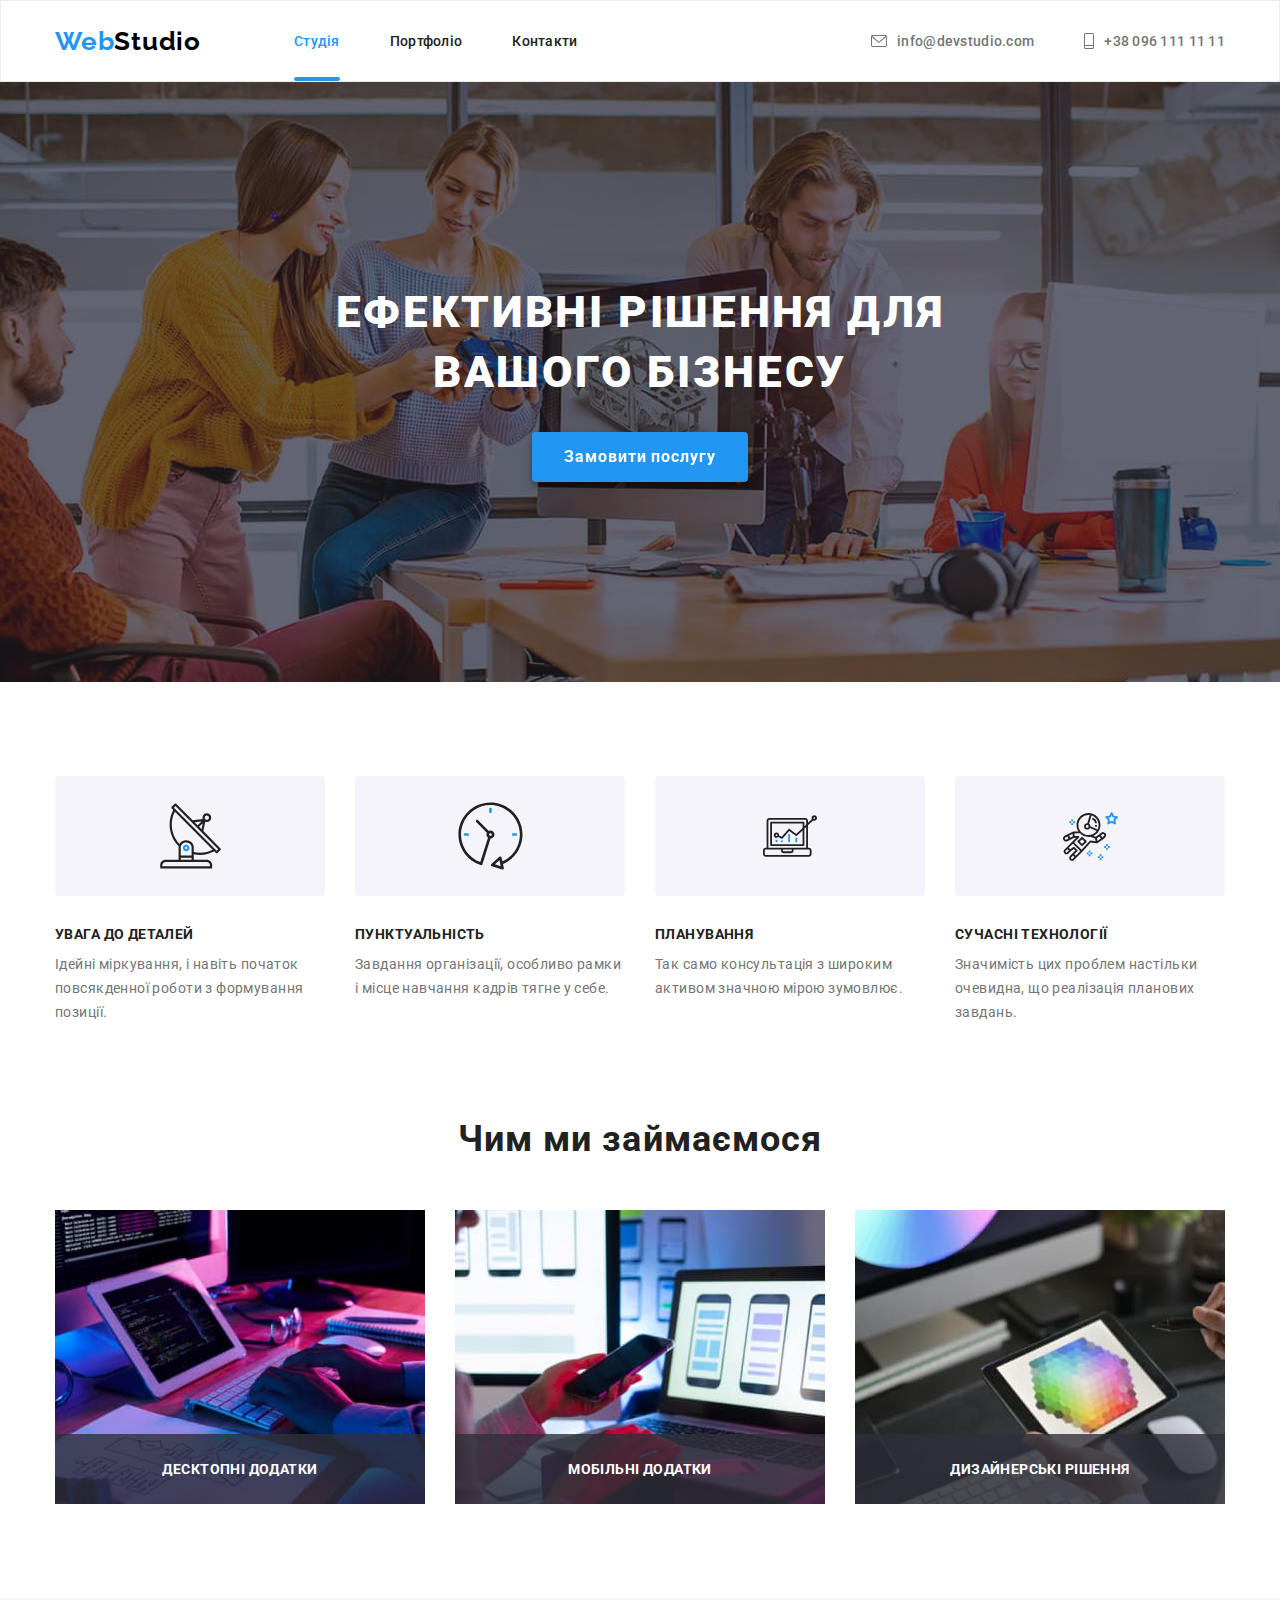
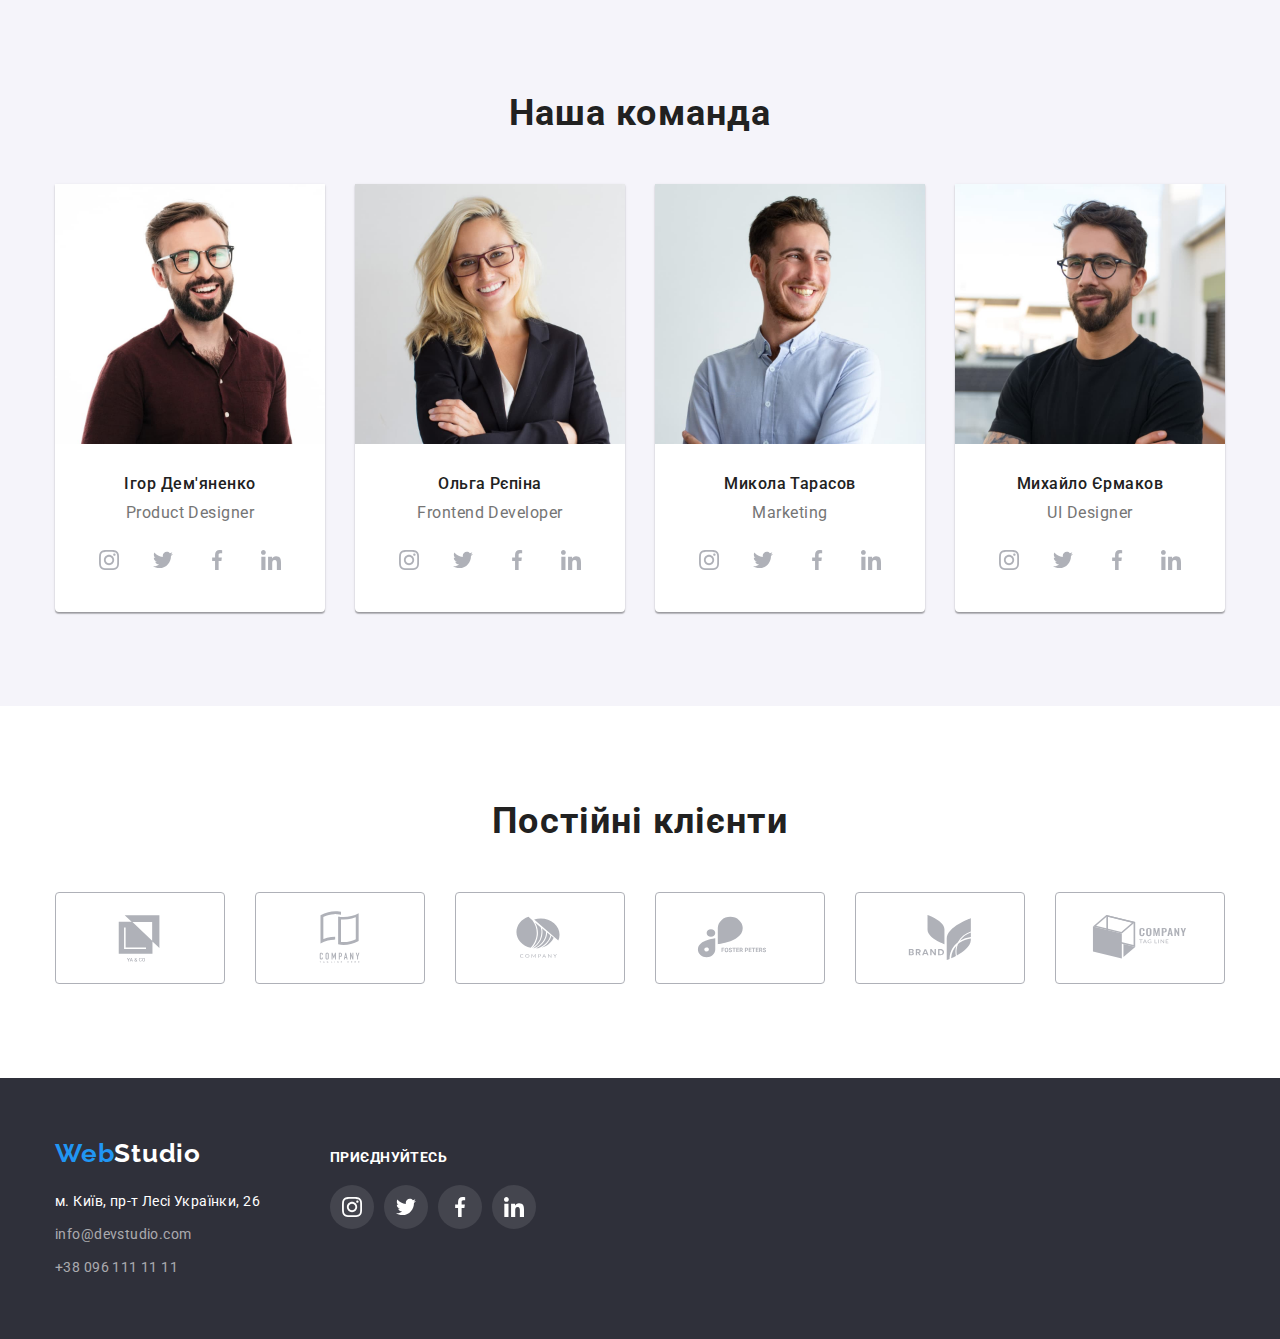
<file: index.html>
<!DOCTYPE html>
<html lang="uk">
<head>
    <meta charset="UTF-8">
    <meta http-equiv="X-UA-Compatible" content="IE=edge">
    <meta name="viewport" content="width=device-width, initial-scale=1.0">
    <title>Document</title>
    <!--Fonts-->
    <link rel="preconnect" href="https://fonts.googleapis.com">
    <link rel="preconnect" href="https://fonts.gstatic.com" crossorigin>
    <link href="https://fonts.googleapis.com/css2?family=Raleway:wght@700&family=Roboto:wght@400;500;700;900&display=swap" rel="stylesheet">
    <link rel="stylesheet" href="https://cdnjs.cloudflare.com/ajax/libs/modern-normalize/1.0.0/modern-normalize.min.css" />
    <!--Styles.css-->
    <link rel="stylesheet" href="./css/styles.css">
</head>
<body class="page">
    <header class="header">
        <div class="container">
            <nav class="main-nav">
                <a class="logo" href="./index.html">
                    Web<span class="studio">Studio</span>
                </a>
            
                <ul class="list header-list">
                    <li class="list-item"><a class="link current nav-link" href="./index.html">Студія</a></li>
                    <li class="list-item"><a class="link nav-link" href="./portfolio.html">Портфоліо</a></li>
                    <li class="list-item"><a class="link nav-link" href="">Контакти</a></li>
                </ul>
            </nav>
            <div class="header-group">
                <ul class="list">
                    <li class="list-item"><a class="link-mail link" href="mailto:info@devstudio.com">
                        <svg class="header-icon" width="16" height="12">
                            <use href="./images/icons.svg#mail"></use>
                        </svg>
                        info@devstudio.com</a></li>
                    <li class="list-item">

                        <a class="link-tel link" href="tel:+380961111111">
                            <svg class="header-icon" width="10" height="16">
                                <use href="./images/icons.svg#tel"></use>
                            </svg>
                            +38 096 111 11 11</a></li>
                </ul>
            </div>
        </div>
    </header>

    <main class="main">
        <section class="hero section">
            <div class="container">
                <h1 class="hero-title">Ефективні рішення для вашого бізнесу</h1>
                <button data-modal-open class="btn main-btn" type="button">Замовити послугу</button>
            </div>
        </section>
        <section class="features section">
                <div class="container">
                    <h2 class="visually-hidden">Особливості</h2>
                    <ul class="list features-list">
                        <li class="list-item features-item">
                            <div class="features-block">
                                <svg class="features-icon" width="65" height="70">
                                    <use href="./images/icons.svg#antenna"></use>
                                </svg>
                            </div>
                            <h3 class="item-title">УВАГА ДО ДЕТАЛЕЙ</h3>
                            <p class="item-text">Ідейні міркування, і навіть початок повсякденної роботи з формування позиції.</p>
                        </li>
                        <li class="list-item features-item">
                            <div class="features-block">
                                <svg class="features-icon" width="67" height="70">
                                    <use href="./images/icons.svg#clock"></use>
                                </svg>
                            </div>
                            <h3 class="item-title">ПУНКТУАЛЬНІСТЬ</h3>
                            <p class="item-text">Завдання організації, особливо рамки і місце навчання кадрів тягне у себе.</p>
                        </li>
                        <li class="list-item features-item">
                            <div class="features-block">
                                <svg class="features-icon" width="70" height="54">
                                    <use href="./images/icons.svg#diagram"></use>
                                </svg>
                            </div>
                            <h3 class="item-title">ПЛАНУВАННЯ</h3>
                            <p class="item-text">Так само консультація з широким активом значною мірою зумовлює.</p>
                        </li>
                        <li class="list-item features-item">
                            <div class="features-block">
                                <svg class="features-icon" width="55" height="61">
                                    <use href="./images/icons.svg#astronaut"></use>
                                </svg>
                            </div>
                            <h3 class="item-title">СУЧАСНІ ТЕХНОЛОГІЇ</h3>
                            <p class="item-text">Значимість цих проблем настільки очевидна, що реалізація планових завдань.</p>
                        </li>
                    </ul>
                </div>
        </section>

        <section class="work-process section" style="padding-top: 0px;">
                <div class="container">
                    <h2 class="title">
                        Чим ми займаємося
                    </h2>
                    <ul class="list work-process-list">
                        <li class="list-item list-thumb">
                            <img src="./images/studio/img-1.jpg" alt="programer working his desk office" class="img" width="370" height="294">
                            <h3 class="name-thumb">Десктопні додатки</h3>
                        </li>
            
                        <li class="list-item list-thumb">
                            <img src="./images/studio/img-2.jpg"
                            alt="designers are developing application smartphones team creators is working interface mobile phones" class="img"
                            width="370" height="294">
                            <h3 class="name-thumb">Мобільні додатки</h3>
                        </li>
            
                        <li class="list-item list-thumb">
                            <img src="./images/studio/img-3.jpg" alt="creative artist web design with working colour selection graphic tablet"
                            class="img" width="370" height="294">
                            <h3 class="name-thumb">Дизайнерські рішення</h3>
                        </li>
                    </ul>
                </div>
        </section>

        <section class="team section">
            <div class="container">
                <h2 class="title">
                    Наша команда
                </h2>
                <ul class="list team-list">
                    <li class="list-item team-item">
                        <img src="./images/studio/img-4.jpg" alt="Product Designer" class="team-img" width="270" height="260">
                        <h3 class="list-title">Ігор Дем'яненко</h3>
                        <p class="list-text">Product Designer</p>
                        <ul class="social-list">
                            <li class="social-item"><a href="" class="social-link link" aria-label="Instagram">
                                <svg class="social-icon" width="20" height="20">
                                    <use href="./images/icons.svg#instagram"></use>
                                </svg>
                            </a></li>
                            <li class="social-item"><a href="" class="social-link link" aria-label="Twitter">
                                <svg class="social-icon" width="20" height="20">
                                    <use href="./images/icons.svg#twitter"></use>
                                </svg>
                            </a></li>
                            <li class="social-item"><a href="" class="social-link link" aria-label="Facebook">
                                <svg class="social-icon" width="20" height="20">
                                    <use href="./images/icons.svg#facebook"></use>
                                </svg>
                            </a></li>
                            <li class="social-item"><a href="" class="social-link link" aria-label="Linkedin">
                                <svg class="social-icon" width="20" height="20">
                                    <use href="./images/icons.svg#linkedin"></use>
                                </svg>
                            </a></li>
                        </ul>
                    </li>
                    <li class="list-item team-item">
                        <img src="./images/studio/img-5.jpg" alt="Frontend Developer" class="team-img" width="270" height="260">
                        <h3 class="list-title">Ольга Рєпіна</h3>
                        <p class="list-text">Frontend Developer</p>
                        <ul class="social-list">
                            <li class="social-item"><a href="" class="social-link link" aria-label="Instagram">
                                    <svg class="social-icon" width="20" height="20">
                                        <use href="./images/icons.svg#instagram"></use>
                                    </svg>
                                </a></li>
                            <li class="social-item"><a href="" class="social-link link" aria-label="Twitter">
                                    <svg class="social-icon" width="20" height="20">
                                        <use href="./images/icons.svg#twitter"></use>
                                    </svg>
                                </a></li>
                            <li class="social-item"><a href="" class="social-link link" aria-label="Facebook">
                                    <svg class="social-icon" width="20" height="20">
                                        <use href="./images/icons.svg#facebook"></use>
                                    </svg>
                                </a></li>
                            <li class="social-item"><a href="" class="social-link link" aria-label="Linkedin">
                                    <svg class="social-icon" width="20" height="20">
                                        <use href="./images/icons.svg#linkedin"></use>
                                    </svg>
                                </a></li>
                        </ul>
                    </li>
                    <li class="list-item team-item">
                        <img src="./images/studio/img-6.jpg" alt="Marketing" class="team-img" width="270" height="260">
                        <h3 class="list-title">Микола Тарасов</h3>
                        <p class="list-text">Marketing</p>
                        <ul class="social-list">
                            <li class="social-item"><a href="" class="social-link link" aria-label="Instagram">
                                    <svg class="social-icon" width="20" height="20">
                                        <use href="./images/icons.svg#instagram"></use>
                                    </svg>
                                </a></li>
                            <li class="social-item"><a href="" class="social-link link" aria-label="Twitter">
                                    <svg class="social-icon" width="20" height="20">
                                        <use href="./images/icons.svg#twitter"></use>
                                    </svg>
                                </a></li>
                            <li class="social-item"><a href="" class="social-link link" aria-label="Facebook">
                                    <svg class="social-icon" width="20" height="20">
                                        <use href="./images/icons.svg#facebook"></use>
                                    </svg>
                                </a></li>
                            <li class="social-item"><a href="" class="social-link link" aria-label="Linkedin">
                                    <svg class="social-icon" width="20" height="20">
                                        <use href="./images/icons.svg#linkedin"></use>
                                    </svg>
                                </a></li>
                        </ul>
                    </li>
                    <li class="list-item team-item">
                        <img src="./images/studio/img-7.jpg" alt="UI Designer" class="team-img" width="270" height="260">
                        <h3 class="list-title">Михайло Єрмаков</h3>
                        <p class="list-text">UI Designer</p>
                        <ul class="social-list">
                            <li class="social-item"><a href="" class="social-link link" aria-label="Instagram">
                                    <svg class="social-icon" width="20" height="20">
                                        <use href="./images/icons.svg#instagram"></use>
                                    </svg>
                                </a></li>
                            <li class="social-item"><a href="" class="social-link link" aria-label="Twitter">
                                    <svg class="social-icon" width="20" height="20">
                                        <use href="./images/icons.svg#twitter"></use>
                                    </svg>
                                </a></li>
                            <li class="social-item"><a href="" class="social-link link" aria-label="Facebook">
                                    <svg class="social-icon" width="20" height="20">
                                        <use href="./images/icons.svg#facebook"></use>
                                    </svg>
                                </a></li>
                            <li class="social-item"><a href="" class="social-link link" aria-label="Linkedin">
                                    <svg class="social-icon" width="20" height="20">
                                        <use href="./images/icons.svg#linkedin"></use>
                                    </svg>
                                </a></li>
                        </ul>
                    </li>
                </ul>
            </div>
        </section>

        <section class="customers section">
            <div class="customers-block container">
                <h2 class="title">Постійні клієнти</h2>
                <ul class="customers-list">
                    <li class="customers-item">
                        <a href="" class="customers-link">
                            <svg class="customers-icon" width="106" height="60">
                                <use href="./images/icons.svg#logo-1"></use>
                            </svg></a>
                    </li>
                    <li class="customers-item">
                        <a href="" class="customers-link">
                            <svg class="customers-icon" width="106" height="60">
                                <use href="./images/icons.svg#logo-2"></use>
                            </svg></a>
                    </li>
                    <li class="customers-item">
                        <a href="" class="customers-link">
                            <svg class="customers-icon" width="106" height="60">
                                <use href="./images/icons.svg#logo-3"></use>
                            </svg></a>
                    </li>
                    <li class="customers-item">
                        <a href="" class="customers-link">
                            <svg class="customers-icon" width="106" height="60">
                                <use href="./images/icons.svg#logo-4"></use>
                            </svg>
                        </a>
                    </li>
                    <li class="customers-item">
                        <a href="" class="customers-link">
                            <svg class="customers-icon" width="106" height="60">
                                <use href="./images/icons.svg#logo-5"></use>
                            </svg>
                        </a>
                    </li>
                    <li class="customers-item">
                        <a href="" class="customers-link">
                            <svg class="customers-icon" width="106" height="60">
                                <use href="./images/icons.svg#logo-6"></use>
                            </svg>
                        </a>
                    </li>
                </ul>
            </div>
        </section>
    </main>

    <footer class="footer">
        <div class="container f-container">
            <div class="address-group">
                <a class="logo logo-f" href="./index.html">Web<span class="f-studio">Studio</span></a>
                <address class="contacts-address">
                    <ul class="list">
                        <li class="list-item"><a class="link address" href="">м. Київ, пр-т Лесі Українки, 26</a></li>
                        <li class="list-item"><a class="link mail" href="mailto:info@devstudio.com">info@devstudio.com</a></li>
                        <li class="list-item"><a class="link tel" href="tel:+380961111111">+38 096 111 11 11</a></li>
                    </ul>
                </address>
            </div>
            <div class="join">
                <h3 class="join-name">приєднуйтесь</h3>
                <ul class="join-list">
                    <li class="join-item"><a href="" class="join-link link" aria-label="Instagram">
                            <svg class="join-icon" width="20" height="20">
                                <use href="./images/icons.svg#instagram"></use>
                            </svg>
                        </a></li>
                    <li class="join-item"><a href="" class="join-link link" aria-label="Twitter">
                            <svg class="join-icon" width="20" height="20">
                                <use href="./images/icons.svg#twitter"></use>
                            </svg>
                        </a></li>
                    <li class="join-item"><a href="" class="join-link link" aria-label="Facebook">
                            <svg class="join-icon" width="20" height="20">
                                <use href="./images/icons.svg#facebook"></use>
                            </svg>
                        </a></li>
                    <li class="join-item"><a href="" class="join-link link" aria-label="Linkedin">
                            <svg class="join-icon" width="20" height="20">
                                <use href="./images/icons.svg#linkedin"></use>
                            </svg>
                        </a></li>
                </ul>
            </div>
        </div>
    </footer>

    <!-- modal window -->
    <div class="backdrop is-hidden" data-modal>
        <div class="modal">
            <button data-modal-close class="modal-btn" type="button">
                <svg width="11" height="11">
                    <use href="./images/icons.svg#close"></use>
                </svg>
            </button>
        </div>
    </div>

    <script src="./js/modal.js"></script>
</body>
</html>
</file>
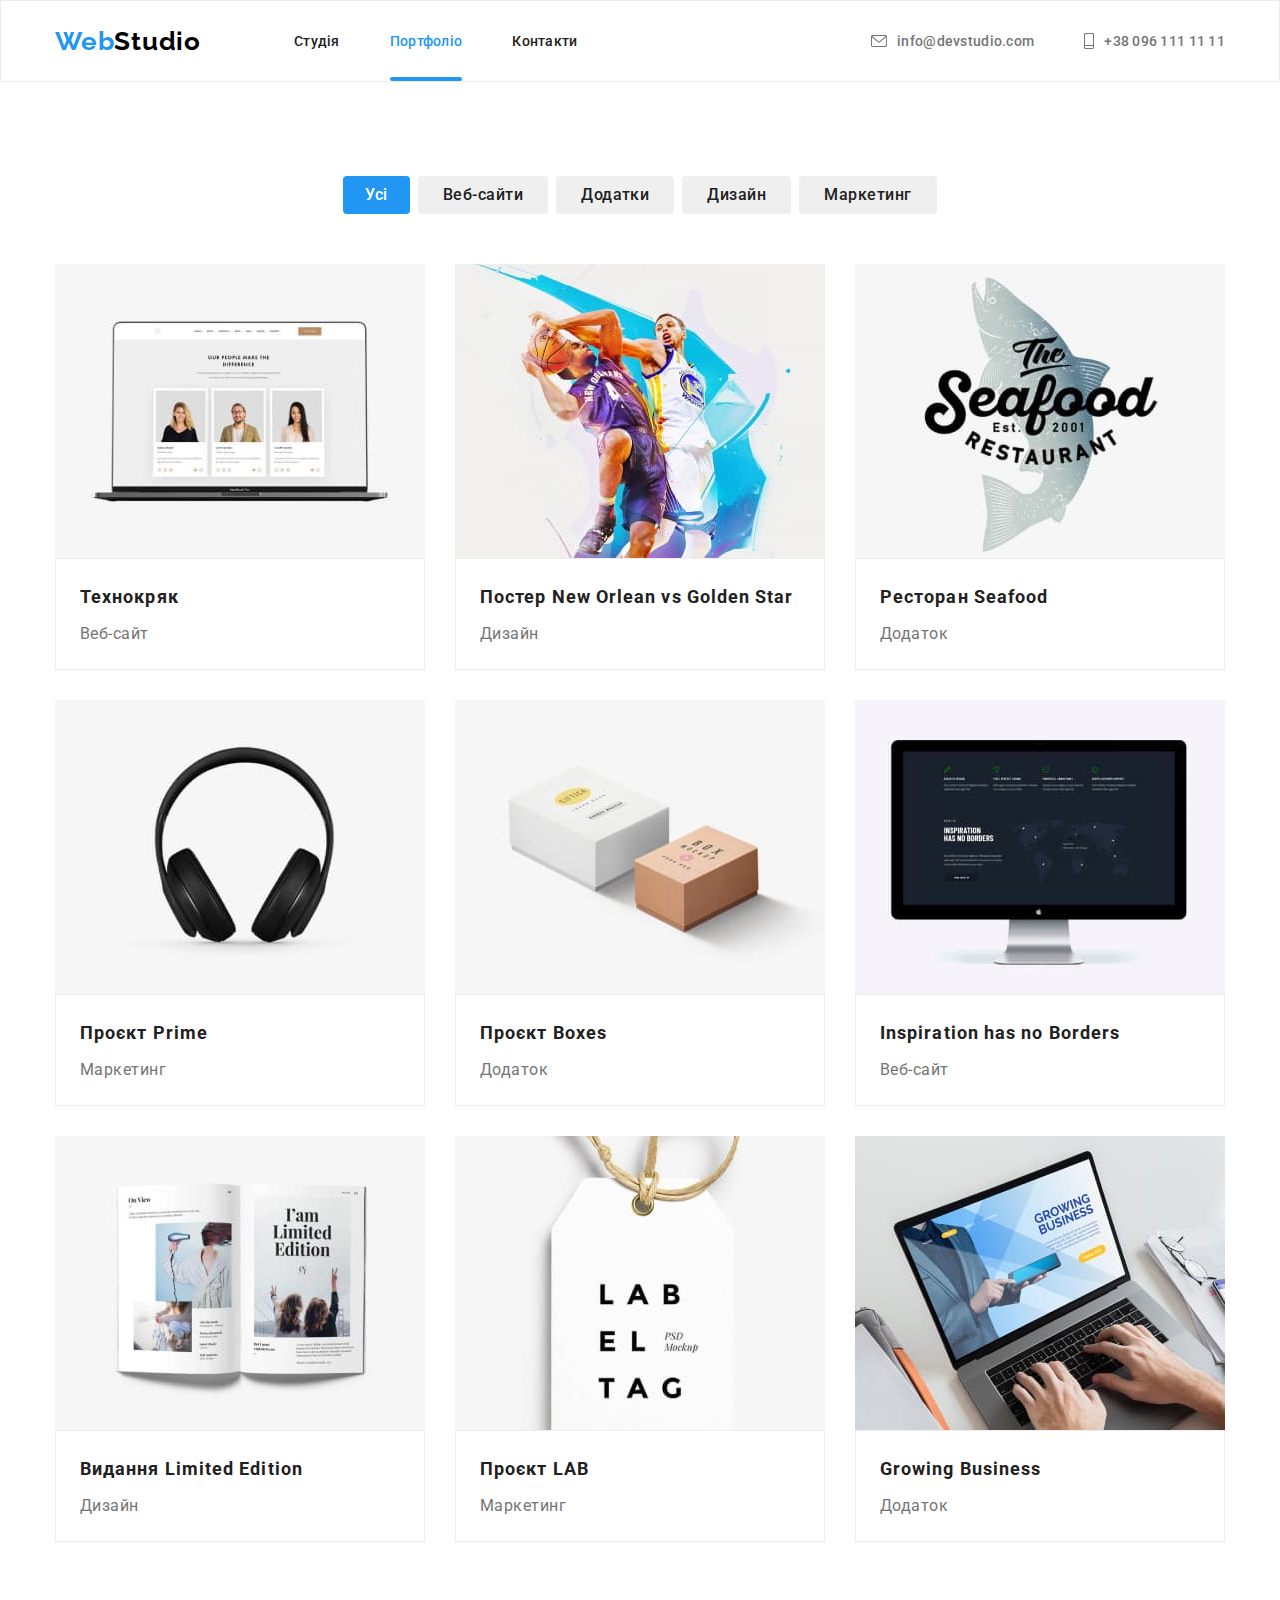
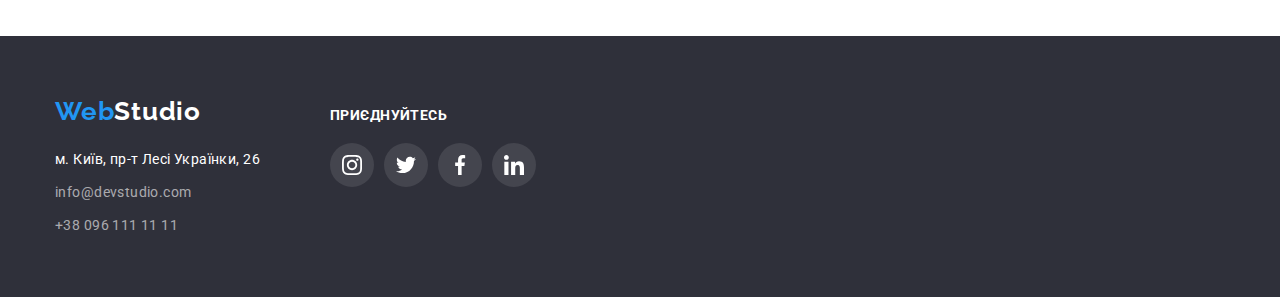
<file: portfolio.html>
<!DOCTYPE html>
<html lang="uk">

<head>
    <meta charset="UTF-8">
    <meta http-equiv="X-UA-Compatible" content="IE=edge">
    <meta name="viewport" content="width=device-width, initial-scale=1.0">
    <title>Document</title>
    <!--Fonts-->
    <link rel="preconnect" href="https://fonts.googleapis.com">
    <link rel="preconnect" href="https://fonts.gstatic.com" crossorigin>
    <link
        href="https://fonts.googleapis.com/css2?family=Raleway:wght@700&family=Roboto:wght@400;500;700;900&display=swap"
        rel="stylesheet">
        <link rel="stylesheet" href="https://cdnjs.cloudflare.com/ajax/libs/modern-normalize/1.0.0/modern-normalize.min.css" />
    <!--Styles.css-->
    <link rel="stylesheet" href="./css/styles.css">
</head>

<body class="page">
    <header class="header">
        <div class="container">
            <nav class="main-nav">
                <a class="logo" href="./index.html">
                    Web<span class="studio">Studio</span>
                </a>
            
                <ul class="list header-list">
                    <li class="list-item"><a class="link nav-link" href="./index.html">Студія</a></li>
                    <li class="list-item"><a class="link current nav-link" href="./portfolio.html">Портфоліо</a></li>
                    <li class="list-item"><a class="link nav-link" href="">Контакти</a></li>
                </ul>
            </nav>
            
            <ul class="list">
                <li class="list-item"><a class="link-mail link" href="mailto:info@devstudio.com">
                        <svg class="header-icon" width="16" height="12">
                            <use href="./images/icons.svg#mail"></use>
                        </svg>
                        info@devstudio.com</a></li>
                <li class="list-item">
                    <a class="link-tel link" href="tel:+380961111111">
                        <svg class="header-icon" width="10" height="16">
                            <use href="./images/icons.svg#tel"></use>
                        </svg>
                        +38 096 111 11 11</a>
                </li>
            </ul>
        </div>
    </header>

    <main class="main-p">
        <section class="section">
            <div class="container">
                <h1 class="visually-hidden">Розділи</h1>
                <ul class="btn-list list">
                    <li class="btn-item"><button class="btn-p btn-current" type="button">Усі</button></li>
                    <li class="btn-item"><button class="btn-p" type="button">Веб-сайти</button></li>
                    <li class="btn-item"><button class="btn-p" type="button">Додатки</button></li>
                    <li class="btn-item"><button class="btn-p" type="button">Дизайн</button></li>
                    <li class="btn-item"><button class="btn-p" type="button">Маркетинг</button></li>
                </ul>
            
                <ul class="variation-list list">
                    <li class="variation-item">
                        <a href="" class="variation-link link">
                            <div class="card-thumb">
                                <img src="./images/portfolio/img-8.jpg" alt="Технокряк" class="img img-p" width="370" height="294">
                                <p class="text-thumb">Ресурс пропонує комплексні пропозиції з різним рівнем функціоналу та сервісів. Все це дозволить відвідувачу отримати вичерпні відомості про компанію чи приватну особу.</p>
                            </div>
                            <div class="border">
                                <h3 class="list-title-p">Технокряк</h3>
                                <p class="list-text-p">Веб-сайт</p>
                            </div>
                        </a>
                    </li>
                    <li class="variation-item">
                        <a href="" class="variation-link link">
                            <div class="card-thumb">
                                <img src="./images/portfolio/img-9.jpg" alt="Постер New Orlean vs Golden Star" class="img img-p" width="370" height="294">
                                <p class="text-thumb">Ресурс пропонує комплексні пропозиції з різним рівнем функціоналу та сервісів. Все це дозволить відвідувачу отримати вичерпні відомості про компанію чи приватну особу.</p>
                            </div>
                            <div class="border">
                                <h3 class="list-title-p">Постер New Orlean vs Golden Star</h3>
                                <p class="list-text-p">Дизайн</p>
                            </div>
                        </a>
                    </li>
                    <li class="variation-item">
                        <a href="" class="variation-link link">
                            <div class="card-thumb">
                                <img src="./images/portfolio/img-10.jpg" alt="Ресторан Seafood" class="img img-p" width="370" height="294">
                                <p class="text-thumb">Ресурс пропонує комплексні пропозиції з різним рівнем функціоналу та сервісів. Все це дозволить відвідувачу отримати вичерпні відомості про компанію чи приватну особу.</p>
                            </div>
                            <div class="border">
                                <h3 class="list-title-p">Ресторан Seafood</h3>
                                <p class="list-text-p">Додаток</p>
                            </div>
                        </a>
                    </li>
                    <li class="variation-item">
                        <a href="" class="variation-link link">
                            <div class="card-thumb">
                                <img src="./images/portfolio/img-11.jpg" alt="Проєкт Prime" class="img img-p" width="370" height="294">
                                <p class="text-thumb">Ресурс пропонує комплексні пропозиції з різним рівнем функціоналу та сервісів. Все це дозволить відвідувачу отримати вичерпні відомості про компанію чи приватну особу.</p>
                            </div>
                            <div class="border">
                                <h3 class="list-title-p">Проєкт Prime</h3>
                                <p class="list-text-p">Маркетинг</p>
                            </div>
                        </a>
                    </li>
                    <li class="variation-item">
                        <a href="" class="variation-link link">
                            <div class="card-thumb">
                                <img src="./images/portfolio/img-12.jpg" alt="Проєкт Boxes" class="img img-p" width="370" height="294">
                                <p class="text-thumb">Ресурс пропонує комплексні пропозиції з різним рівнем функціоналу та сервісів. Все це дозволить відвідувачу отримати вичерпні відомості про компанію чи приватну особу.</p>
                            </div>
                            <div class="border">
                                <h3 class="list-title-p">Проєкт Boxes</h3>
                                <p class="list-text-p">Додаток</p>
                            </div>
                        </a>
                    </li>
                    <li class="variation-item">
                        <a href="" class="variation-link link">
                            <div class="card-thumb">
                                <img src="./images/portfolio/img-13.jpg" alt="UI Designer" class="img img-p" width="370" height="294">
                                <p class="text-thumb">Ресурс пропонує комплексні пропозиції з різним рівнем функціоналу та сервісів. Все це дозволить відвідувачу отримати вичерпні відомості про компанію чи приватну особу.</p>
                            </div>
                            <div class="border">
                                <h3 class="list-title-p">Inspiration has no Borders</h3>
                                <p class="list-text-p">Веб-сайт</p>
                            </div>
                        </a>
                    </li>
                    <li class="variation-item">
                        <a href="" class="variation-link link">
                            <div class="card-thumb">
                                <img src="./images/portfolio/img-14.jpg" alt="Видання Limited Edition" class="img img-p" width="370" height="294">
                                <p class="text-thumb">Ресурс пропонує комплексні пропозиції з різним рівнем функціоналу та сервісів. Все це дозволить відвідувачу отримати вичерпні відомості про компанію чи приватну особу.</p>
                            </div>
                            <div class="border">
                                <h3 class="list-title-p">Видання Limited Edition</h3>
                                <p class="list-text-p">Дизайн</p>
                            </div>
                        </a>
                    </li>
                    <li class="variation-item">
                        <a href="" class="variation-link link">
                            <div class="card-thumb">
                                <img src="./images/portfolio/img-15.jpg" alt="Проєкт LAB" class="img img-p" width="370" height="294">
                                <p class="text-thumb">Ресурс пропонує комплексні пропозиції з різним рівнем функціоналу та сервісів. Все це дозволить відвідувачу отримати вичерпні відомості про компанію чи приватну особу.</p>
                            </div>
                            <div class="border">
                                <h3 class="list-title-p">Проєкт LAB</h3>
                                <p class="list-text-p">Маркетинг</p>
                            </div>
                        </a>
                    </li>
                    <li class="variation-item">
                        <a href="" class="variation-link link">
                            <div class="card-thumb">
                                <img src="./images/portfolio/img-16.jpg" alt="UI Designer" class="img img-p" width="370" height="294">
                                <p class="text-thumb">Ресурс пропонує комплексні пропозиції з різним рівнем функціоналу та сервісів. Все це дозволить відвідувачу отримати вичерпні відомості про компанію чи приватну особу.</p>
                            </div>
                            <div class="border">
                                <h3 class="list-title-p">Growing Business</h3>
                                <p class="list-text-p">Додаток</p>
                            </div>
                        </a>
                    </li>
                </ul>
            </div>
        </section>
    </main>

    <footer class="footer">
        <div class="container f-container">
            <div class="address-group">
                <a class="logo logo-f" href="./index.html">Web<span class="f-studio">Studio</span></a>
                <address class="contacts-address">
                    <ul class="list">
                        <li class="list-item"><a class="link address" href="">м. Київ, пр-т Лесі Українки, 26</a></li>
                        <li class="list-item"><a class="link mail" href="mailto:info@devstudio.com">info@devstudio.com</a></li>
                        <li class="list-item"><a class="link tel" href="tel:+380961111111">+38 096 111 11 11</a></li>
                    </ul>
                </address>
            </div>
            <div class="join">
                <h3 class="join-name">приєднуйтесь</h3>
                <ul class="join-list">
                    <li class="join-item"><a href="" class="join-link link" aria-label="Instagram">
                            <svg class="join-icon" width="20" height="20">
                                <use href="./images/icons.svg#instagram"></use>
                            </svg>
                        </a></li>
                    <li class="join-item"><a href="" class="join-link link" aria-label="Twitter">
                            <svg class="join-icon" width="20" height="20">
                                <use href="./images/icons.svg#twitter"></use>
                            </svg>
                        </a></li>
                    <li class="join-item"><a href="" class="join-link link" aria-label="Facebook">
                            <svg class="join-icon" width="20" height="20">
                                <use href="./images/icons.svg#facebook"></use>
                            </svg>
                        </a></li>
                    <li class="join-item"><a href="" class="join-link link" aria-label="Linkedin">
                            <svg class="join-icon" width="20" height="20">
                                <use href="./images/icons.svg#linkedin"></use>
                            </svg>
                        </a></li>
                </ul>
            </div>
        </div>
    </footer>
</body>

</html>
</file>
<file: css/styles.css>
:root {
/* fonts */
--main-font: Roboto, sans-serif;
--secondary-font: Raleway, sans-serif;
/* text colors*/
--main-txt-cl: #212121;
--light-txt-cl: #ffffff;
--txt-cl: #757575;
--logo-cl: #2196F3;
--accent-txt-cl: #2196F3;
/* background colors*/
--main-bg-cl: #f5f5f5;
--second-bg-cl: #2F303A;
/* others*/
--main-icon-cl: #AFB1B8;
--bgcl-icon-cl: #F5F4FA;
--brd-cl: #ECECEC;
}

html {
    box-sizing: border-box;
}

.page {
color: var(--main-txt-cl);
font-family: var(--main-font);
font-size: 14px;
}

h1,
h2,
h3,
h4,
h5,
h6,
p {
    margin: 0;
}

img {
    display: block;
    max-width: 100%;
    height: auto;
}

.link {
    text-decoration: none;
    color: currentColor;
    display: flex;
    align-items: center;
}


.list {
    list-style: none;
}

.container {
    width: 1200px;
    padding-left: 15px;
    padding-right: 15px;
    margin-left: auto;
    margin-right: auto;

}

.section{ 
    padding-top: 94px;
    padding-bottom: 94px;
}

ul {
    list-style: none;
    margin: 0;
    padding: 0;
}

/*Header*/
.header .container,
.header .main-nav,
.header .list {
    display: flex;
    align-items: center;
}

.header .main-nav {
    margin-right: auto;
}

.header .header-list{
    gap: 50px;
}

.header .nav-link{
    position: relative;
    display: block;
    padding-top: 32px;
    padding-bottom: 32px;

}

.header .link-mail {
    margin-right: 50px;
}

.header {
    background-color: var(--light-txt-cl);
    border: 1px solid var(--brd-cl);
}

.header .link {
    font-weight: 500;
    font-size: 14px;
    line-height: calc(16/14);
    letter-spacing: 0.02em;
    color: var(--main-txt-cl);

    transition-property: color;
    transition-duration: 250ms;
    transition-timing-function: cubic-bezier(0.4, 0, 0.2, 1);
}

.header .link-mail,
.header .link-tel {
    color: var(--txt-cl);
}

.current::after {
    position: absolute;
    content: "";
    width: 100%;
    height: 4px;
    background-color: var(--accent-txt-cl);
    border-radius: 2px;

    display: block;
    bottom: 0;
}

.header .current {
    color: var(--accent-txt-cl);
}

.header .current::after {
    position: absolute;
    background: var(--accent-txt-cl);
    border-radius: 2px;
}


.header .link:hover,
.header .link:focus {
    color: var(--accent-txt-cl);
}

.link:hover .header-icon,
.link:focus .header-icon {
    fill: var(--accent-txt-cl);
}

.header .header-icon {
    fill: var(--txt-cl);
    margin-right: 10px;

    transition-property: fill;
    transition-duration: 250ms;
    transition-timing-function: cubic-bezier(0.4, 0, 0.2, 1);
}

.logo {
    font-family: var(--secondary-font);
    font-weight: 700;
    font-size: 26px;
    line-height: calc(31/26);
    letter-spacing: 0.03em;
    text-decoration: none;
    color: var(--logo-cl);
}

.header .logo {
    margin-right: 93px;
}

.studio {
    color: #000000;
}

/*Main Studio*/

.features-list, 
.team-list,
.work-process-list  {
    gap: 30px;
}

.main .work-process-list {
    margin-right: auto;
    margin-left: auto;
}

.list-thumb {
    position: relative;
}

.name-thumb {
    font-style: normal;
    font-weight: 700;
    font-size: 14px;
    line-height: calc(16/14);
    text-align: center;
    letter-spacing: 0.03em;
    text-transform: uppercase;
    color: var(--light-txt-cl);
    width: 370px;

    position: absolute;
    bottom: 0px;
    background: rgba(47, 48, 58, 0.8);
    padding-top: 27px;
    padding-bottom: 27px;
}


.main-p .btn-list {
    gap: 8px;
}

.features-item {
    width: 270px;
}

.item-title {
    margin-bottom: 10px;
}

.title {
    margin-bottom: 50px;
}

.team-img {
    padding-bottom: 30px;
}

.team .list-title {
    margin-bottom: 10px;
}

.team .list-item {
    box-shadow: 0px 1px 3px rgba(0, 0, 0, 0.12), 0px 1px 1px rgba(0, 0, 0, 0.14), 0px 2px 1px rgba(0, 0, 0, 0.2);
    border-radius: 0px 0px 4px 4px;
}



.hero {
    margin-left: auto;
    margin-right: auto;
    max-width: 1600px;
    padding: 200px 0px;
    background-image: linear-gradient(rgba(47, 48, 58, 0.4), rgba(47, 48, 58, 0.4)), url(../images/portfolio/img-f.jpg);
    background-repeat: no-repeat;
    background-position: 50% 50%;
}

.main .list,
.main-p .btn-list {
    display: flex;
}

.main .main-btn {
    margin-right: auto;
    margin-left: auto;
    padding: 10px 32px;
    border: 0px;
    filter: drop-shadow(0px 4px 4px rgba(0, 0, 0, 0.25));
}

.main .hero-title {
    font-weight: 900;
    font-size: 44px;
    line-height: calc(60/44);
    text-align: center;
    letter-spacing: 0.06em;
    text-transform: uppercase;
    color: var(--light-txt-cl);
    width: 696px;
    height: 120px;
    margin-right: auto;
    margin-left: auto;
    margin-bottom: 30px;
}

.main .btn {
    font-family: inherit;
    font-weight: 700;
    font-size: 16px;
    line-height: calc(30/16);
    display: flex;
    align-items: center;
    text-align: center;
    letter-spacing: 0.06em;
    color: var(--light-txt-cl);
    background-color: #2196F3;
    cursor: pointer;
    box-shadow: 0px 4px 4px rgba(0, 0, 0, 0.15);
    border-radius: 4px;
}

.main .item-title {
    font-weight: 700;
    font-size: 14px;
    line-height: calc(16 / 14);
    letter-spacing: 0.03em;
    text-transform: uppercase;
    color: var(--main-txt-cl)
}

.main .item-text {
    font-size: 14px;
    line-height: calc(24 / 14);
    letter-spacing: 0.03em;
    color: var(--txt-cl);
}

.main .title {
    font-weight: 700;
    font-size: 36px;
    line-height: calc(42 / 36);
    text-align: center;
    letter-spacing: 0.03em;
    color: var(--main-txt-cl)
}

.main .list-title{
    font-weight: 500;
    font-size: 16px;
    line-height: calc(19 / 16);
    text-align: center;
    letter-spacing: 0.03em;
    color:var(--main-txt-cl)
}

.main .list-text {
    font-size: 16px;
    line-height: calc(19 /16);
    text-align: center;
    letter-spacing: 0.03em;
    color: var(--txt-cl);
    margin-bottom: 16px;
}

.main .team {
    background-color:var(--bgcl-icon-cl);
}

.main .team-item {
    background-color: var(--light-txt-cl)
}

.visually-hidden {
    position: absolute;
    width: 1px;
    height: 1px;
    margin: -1px;
    border: 0;
    padding: 0;
    white-space: nowrap;
    clip-path: inset(100%);
    clip: rect(0 0 0 0);
    overflow: hidden;
}

.hero-group {
    padding-top: 200px;
    padding-bottom: 200px;
}

.features-block {
    display: flex;
    align-items: center;
    justify-content: center;
    width: 270px;
    height: 120px;
    background-color: var(--bgcl-icon-cl);
    border-radius: 4px;
    margin-bottom: 30px;
}


.social-link {
    display: flex;
    align-items: center;
    justify-content: center;
    width: 44px;
    height: 44px;
    border-color: var(--light-txt-cl);
    border-radius: 50%;
    color: var(--main-icon-cl);

    transition-property: color, background-color;
    transition-duration: 250ms;
    transition-timing-function: cubic-bezier(0.4, 0, 0.2, 1);
}

.social-list {
    display: flex;
    gap: 10px;
    justify-content: center;
    padding-bottom: 30px;
}

.social-icon {
    fill: currentColor;
}

.social-item:hover .social-icon,
.social-item:focus .social-icon {
    fill: var(--light-txt-cl);
}

.social-link:hover,
.social-link:focus {
    color: var(--light-txt-cl);
    background-color: var(--accent-txt-cl);
}

.customers-link {
    display: flex;
    align-items: center;
    justify-content: center;
    width: 170px;
    height: 92px;
    border: 1px solid var(--main-icon-cl);
    border-radius: 4px;

    transition-property: border-color;
    transition-duration: 250ms;
    transition-timing-function: cubic-bezier(0.4, 0, 0.2, 1);
}

.customers-list {
    display: flex;
    gap: 30px;
    justify-content: center;
}

.customers-icon {
    fill: var(--main-icon-cl);

    transition-property: fill;
    transition-duration: 250ms;
    transition-timing-function: cubic-bezier(0.4, 0, 0.2, 1);
}

.customers-link:hover .customers-icon,
.customers-link:focus .customers-icon {
    fill: var(--accent-txt-cl);

}

.customers-link:hover,
.customers-link:focus {
    border-color: var(--accent-txt-cl);
}


/*Main Portfolio*/

.btn-list {
    justify-content: center;
    margin-bottom: 50px;
}

.btn-p {
    gap: 8px;
    border: 0;
    border-radius: 4px;

}  

.variation-list {
    display: flex;
    flex-wrap: wrap;
    gap: 30px;
    padding-inline-start: 0px;
}


.border {
    border: 1px solid #EEEEEE;
    padding: 20px 24px;
}

.btn-p {
    font-family: inherit;
    font-weight: 500;
    font-size: 16px;
    line-height: calc(26 / 16);
    text-align: center;
    letter-spacing: 0.03em;
    color: var(--main-txt-cl);
    cursor: pointer;
    list-style: none;
    align-items: center;
    justify-content: center;
    padding: 6px 25px;
    border-radius: 4px;

    transition-property: color, background-color, box-shadow;
    transition-duration: 250ms;
    transition-timing-function: cubic-bezier(0.4, 0, 0.2, 1);
}

.btn-current {
    color: var(--light-txt-cl);
    background-color: var(--accent-txt-cl);
    padding: 6px 22px;
}
.btn-p:hover,
.btn-p:focus {
    color: var(--light-txt-cl);
    background-color: var(--accent-txt-cl);
    box-shadow: 0px 3px 1px rgba(0, 0, 0, 0.1), 0px 1px 2px rgba(0, 0, 0, 0.08), 0px 2px 2px rgba(0, 0, 0, 0.12);
}

.list-title-p {
    font-weight: 700;
    font-size: 18px;
    line-height: calc(36 / 18);
    letter-spacing: 0.06em;
    color: var(--main-txt-cl);
    margin-bottom: 4px;
}

.list-text-p {
    font-size: 16px;
    line-height: calc(30 / 16);
    letter-spacing: 0.03em;
    color: var(--txt-cl)
}

.variation-link {
    display: block;

    transition-property: box-shadow;
    transition-duration: 250ms;
    transition-timing-function: cubic-bezier(0.4, 0, 0.2, 1);
}

.variation-link:hover,
.variation-link:focus {
    box-shadow: 0px 1px 1px rgba(0, 0, 0, 0.12), 0px 4px 4px rgba(0, 0, 0, 0.06), 1px 4px 6px rgba(0, 0, 0, 0.16);
}

.variation-link:hover .text-thumb,
.variation-link:focus .text-thumb {
    transform: translatex(0);
}

.card-thumb {
    position: relative;
    overflow: hidden;
}

.text-thumb {
    position: absolute;
    font-style: normal;
    font-weight: 400;
    font-size: 18px;
    line-height: calc(28/18);
    letter-spacing: 0.03em;
    color: var(--light-txt-cl);
    background-color: rgba(33, 150, 243, 0.9);
    bottom: 0px;
    top: 0px;
    padding: 63px 24px;

    transform: translateY(100%);
    transition: transform 250ms cubic-bezier(0.4, 0, 0.2, 1);

}

/*footer*/

.footer {
    background-color: var(--second-bg-cl);
    padding-top: 60px;
    padding-bottom: 60px;
}

.f-container {
    display: flex;
    align-items: baseline;
}

.footer .logo {
    font-weight: 700;
    font-size: 26px;
    line-height: calc(31 / 26);
    letter-spacing: 0.03em;
    color: var(--logo-cl);
    margin-bottom: 20px;
}

.logo-f {
    display: block;
}

.footer .f-studio {
    color: var(--light-txt-cl)
}

.footer .list-item {
    font-style: normal;
    font-size: 14px;
    line-height: calc(24 / 14);
    letter-spacing: 0.03em;
}

.footer .list-item:not(:last-child) {
    margin-bottom: 9px;
}

.footer .address {
    color: var(--light-txt-cl)
}

.footer .mail,
.footer .tel {
    color: rgba(255, 255, 255, 0.6);

    transition-property: color;
    transition-duration: 250ms;
    transition-timing-function: cubic-bezier(0.4, 0, 0.2, 1);
}

.mail:hover, .mail:focus,
.tel:hover, .tel:focus {
    color: var(--accent-txt-cl);
}

.address-group {
    margin-right: 70px;
}

.join-name {
    width: 116px;
    height: 16px;
    left: 516px;
    top: 2748px;
    color: var(--light-txt-cl);
    font-style: normal;
    font-weight: 700;
    font-size: 14px;
    line-height: 16px;
    letter-spacing: 0.03em;
    text-transform: uppercase;
    margin-bottom: 20px;
}

.join-list {
    display: flex;
    gap: 10px;
    border-color: rgba(255, 255, 255, 0.1);
    border-radius: 50%;
    fill: var(--light-txt-cl);
}

.join-link {
    display: flex;
    align-items: center;
    justify-content: center;
    width: 44px;
    height: 44px;
    background-color: rgba(255, 255, 255, 0.1);
    border-radius: 50%;
    fill: var(--light-txt-cl);

    transition-property: background-color;
    transition-duration: 250ms;
    transition-timing-function: cubic-bezier(0.4, 0, 0.2, 1);
}

.join-link:hover,
.join-link:focus {
    background-color: var(--logo-cl);
}

/* modal window */

.backdrop {
    position: fixed;
    top: 0px;
    right: 0px;
    z-index: 1000;

    width: 100%;
    height: 100%;
    background-color: rgba(0, 0, 0, 0.2);

    transition-property: visibility, opasity;
    transition-duration: 250ms;
    transition-timing-function: cubic-bezier(0.4, 0, 0.2, 1);
}

.modal {
    position: absolute;
    top: 50%;
    left: 50%;
    transform: translate(-50%, -50%);

    width: 528px;
    height: 581px;

    background: var(--light-txt-cl);
    box-shadow: 0px 1px 3px rgba(0, 0, 0, 0.12), 0px 1px 1px rgba(0, 0, 0, 0.14), 0px 2px 1px rgba(0, 0, 0, 0.2);
    border-radius: 4px;
}

.modal-btn {
    width: 30px;
    height: 30px;
    position: absolute;
    top: 8px;
    right: 8px;
    padding: 0;

    display: flex;
    align-items: center;
    justify-content: center;

    border-radius: 50%;
    background: var(--light-txt-cl);
    border: 1px solid rgba(0, 0, 0, 0.1);
    cursor: pointer;
}

.is-hidden {
    visibility: hidden;
    opacity: 0;
    pointer-events: none;
}
</file>
